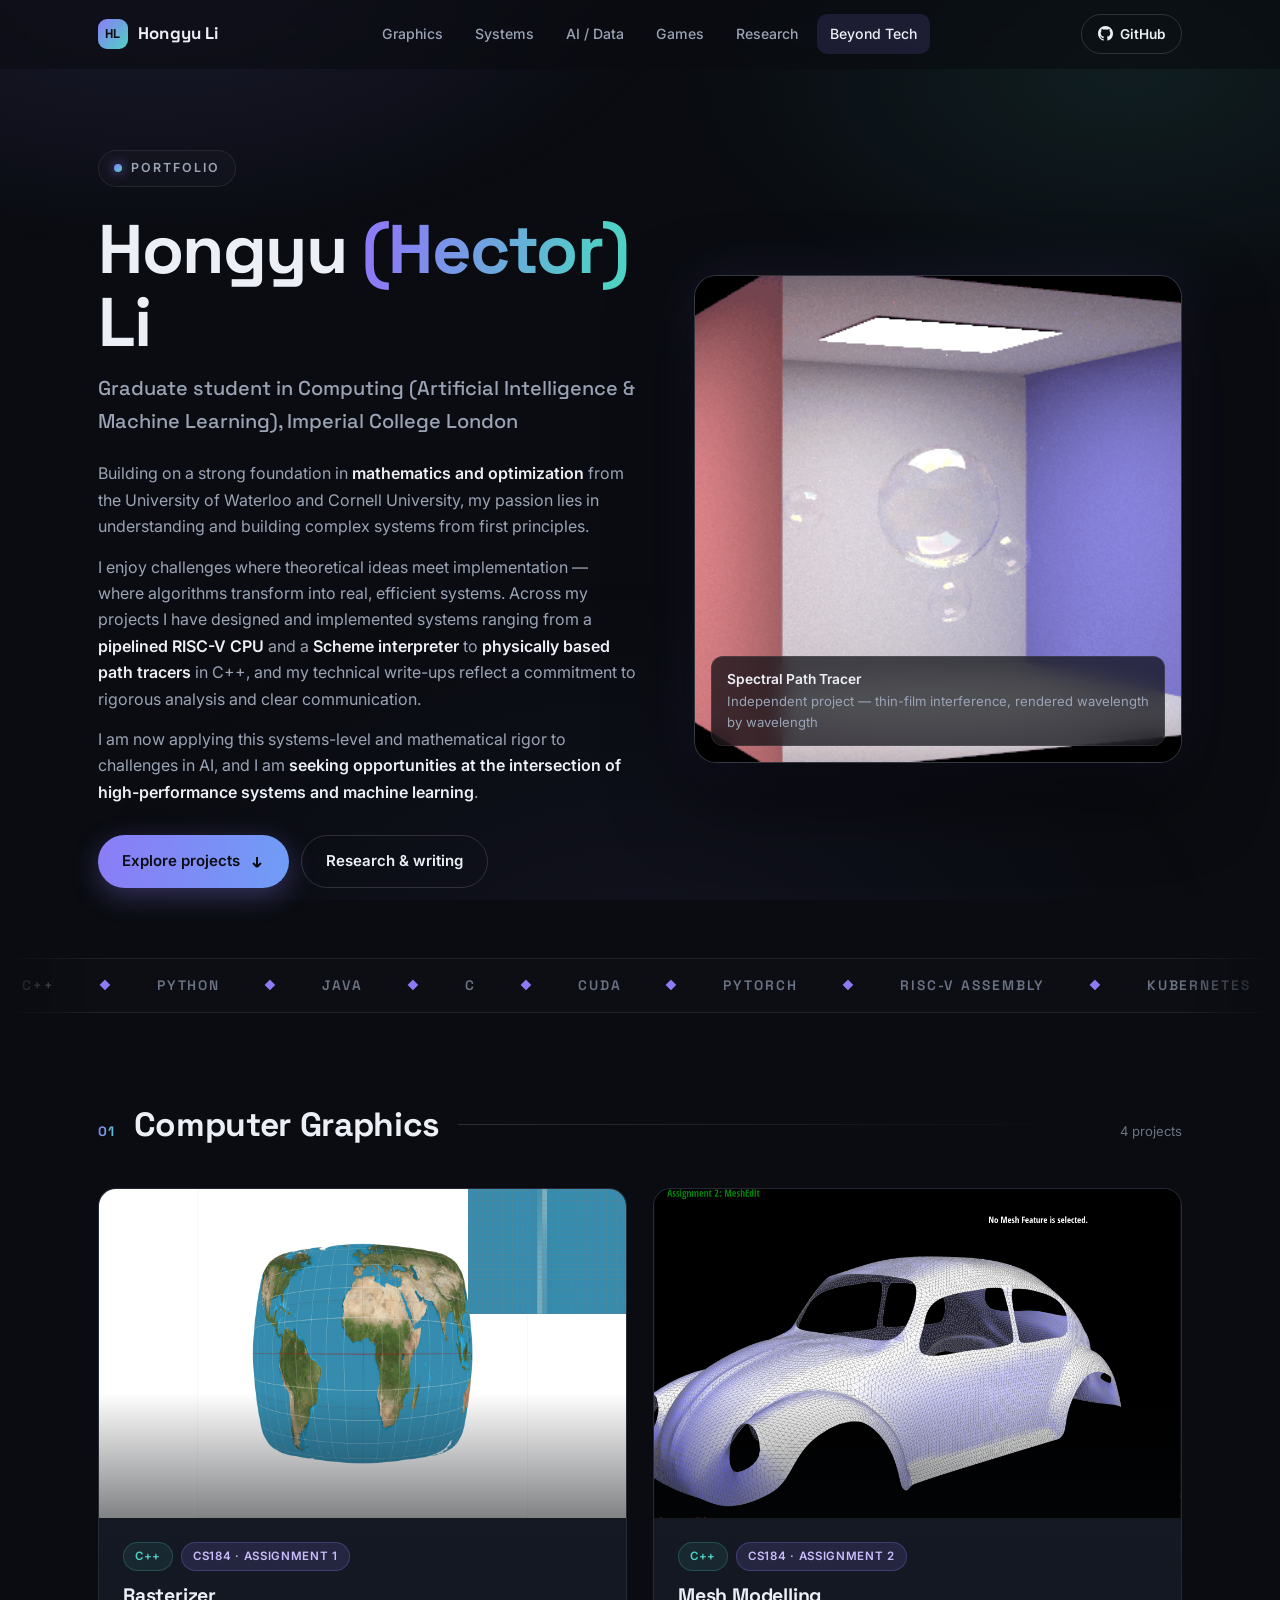
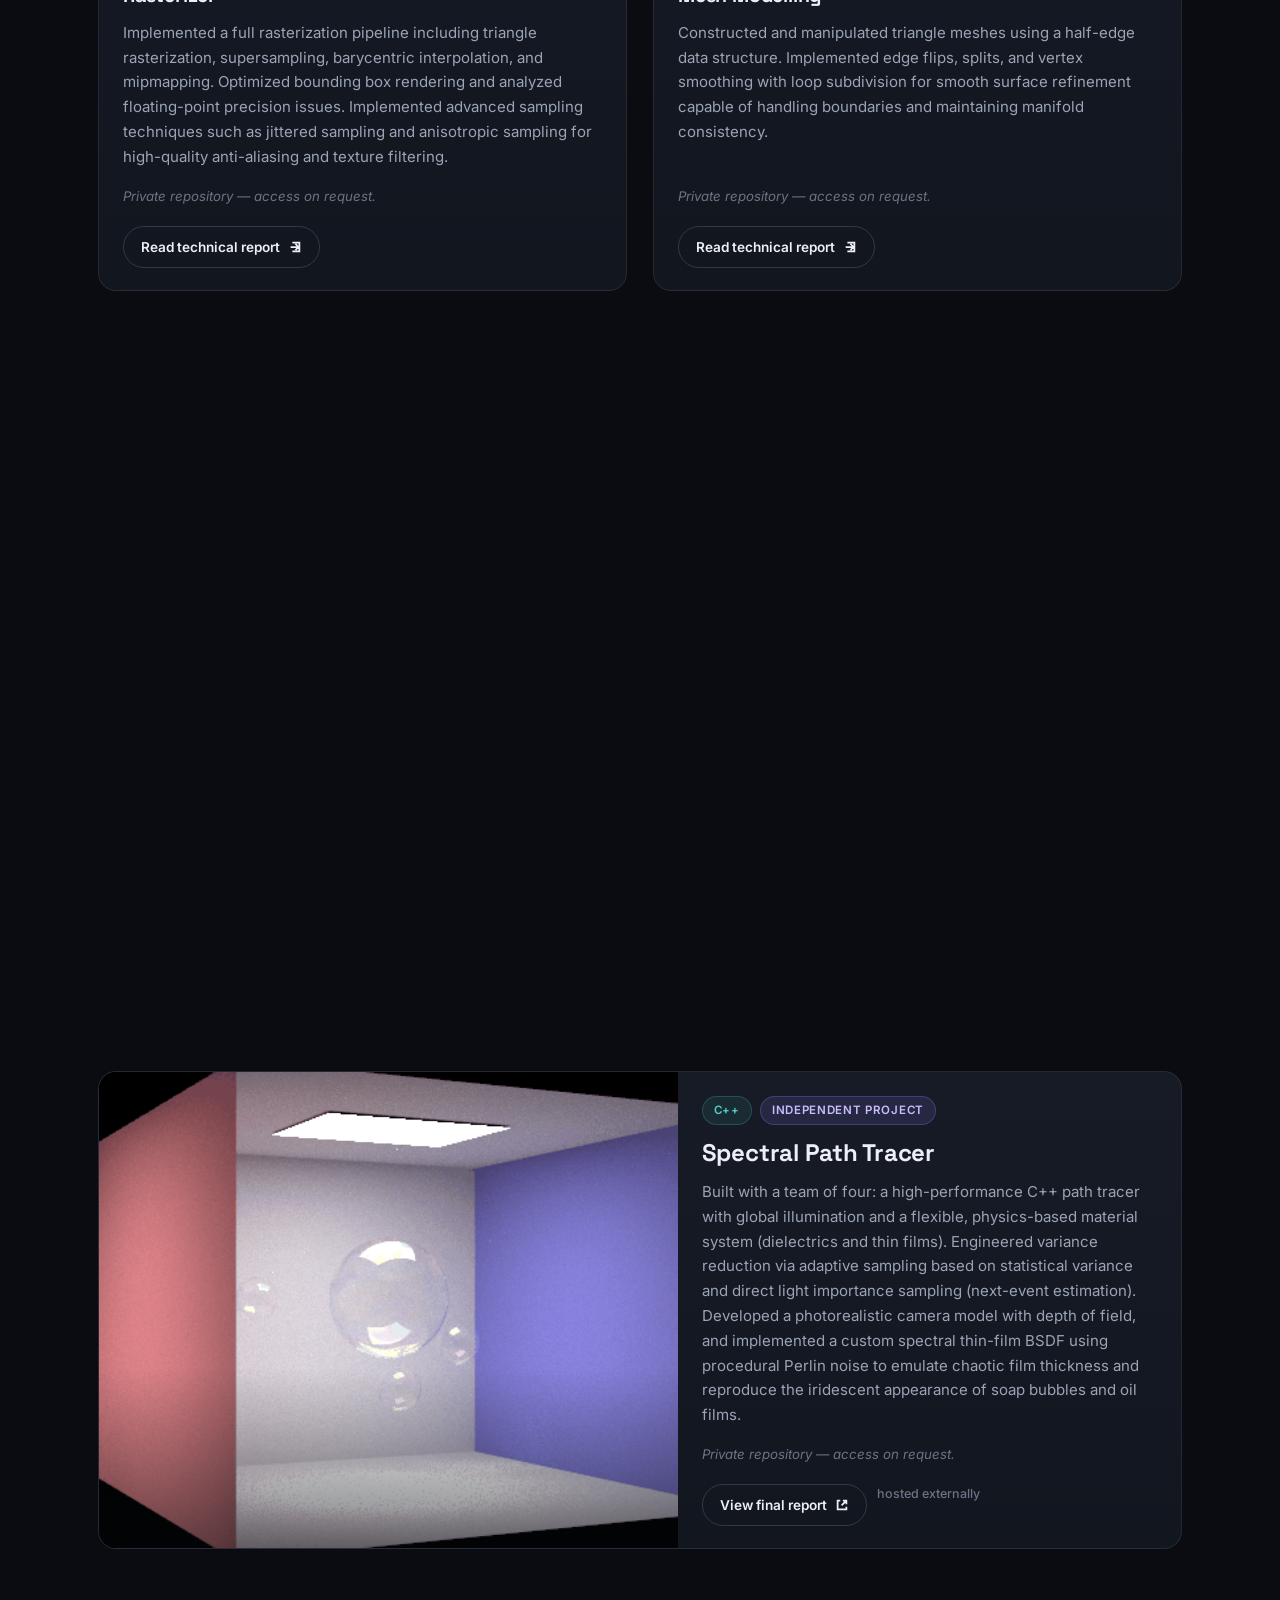
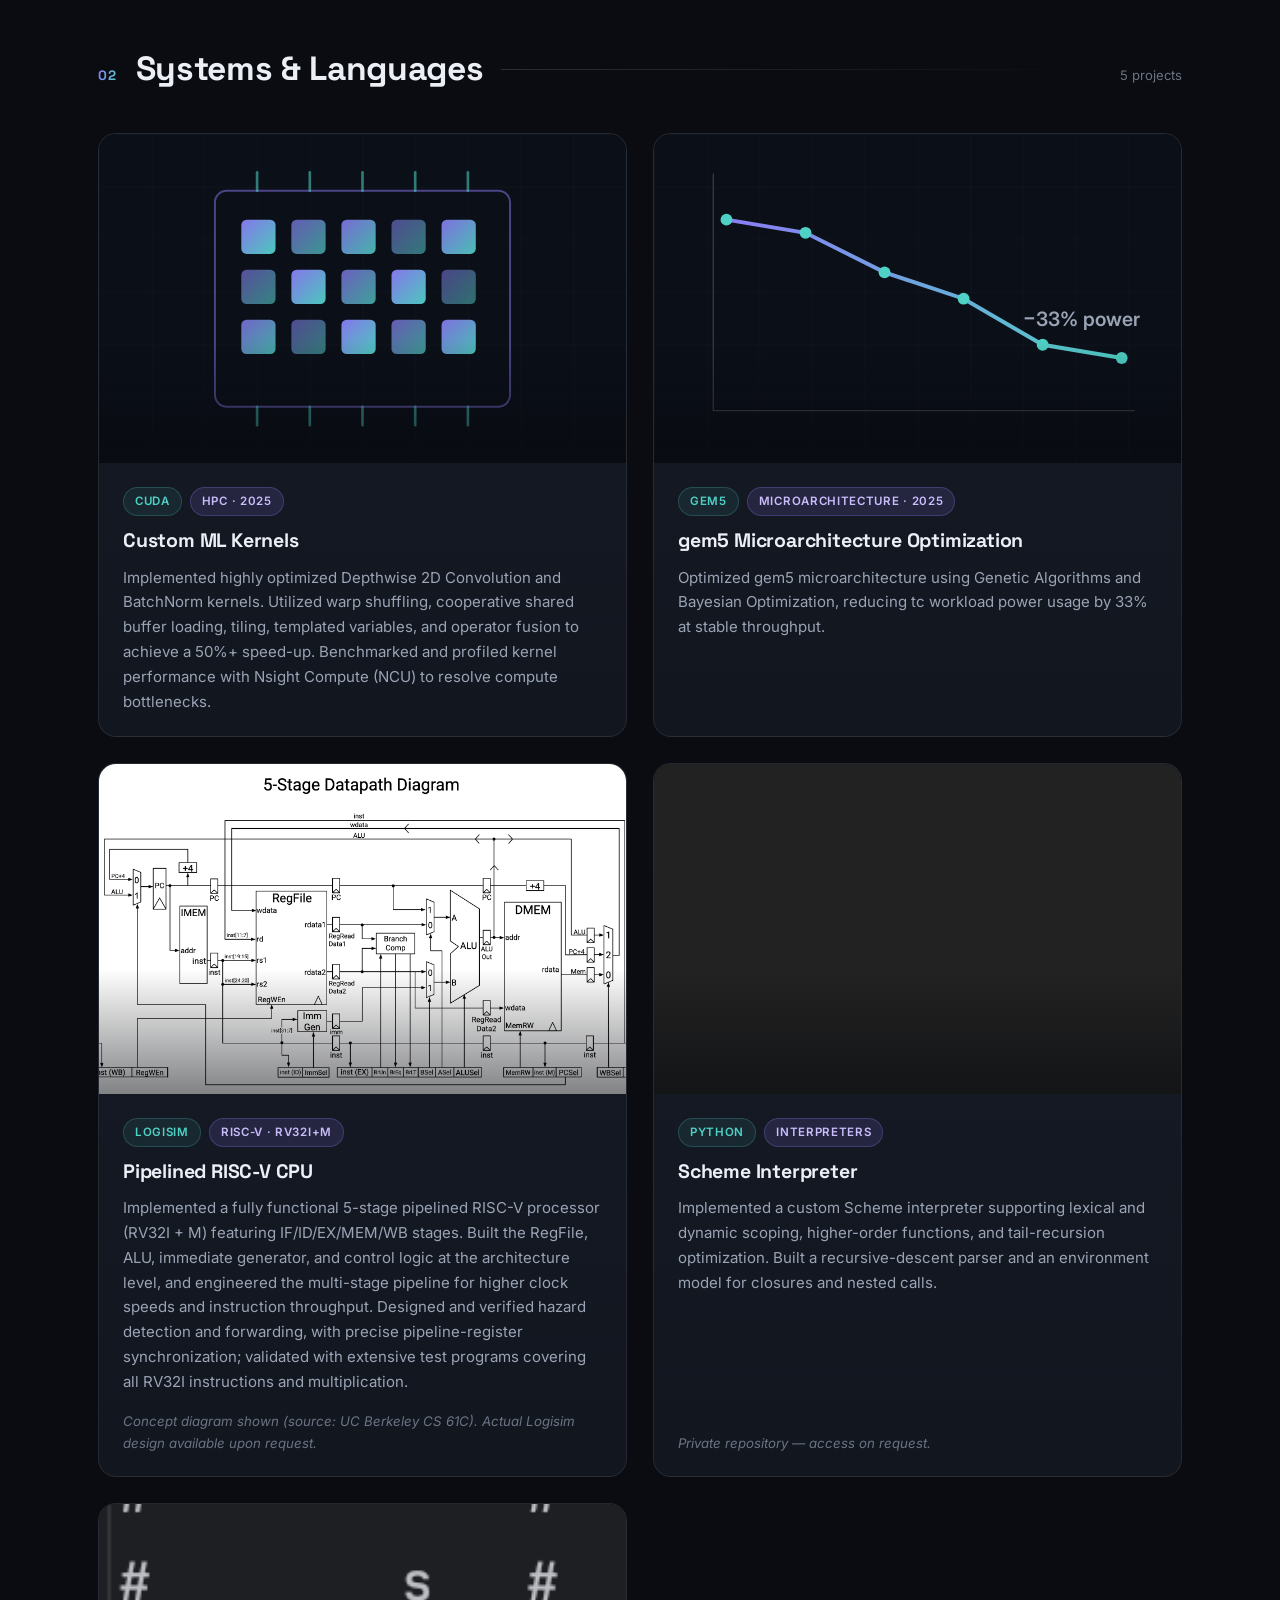
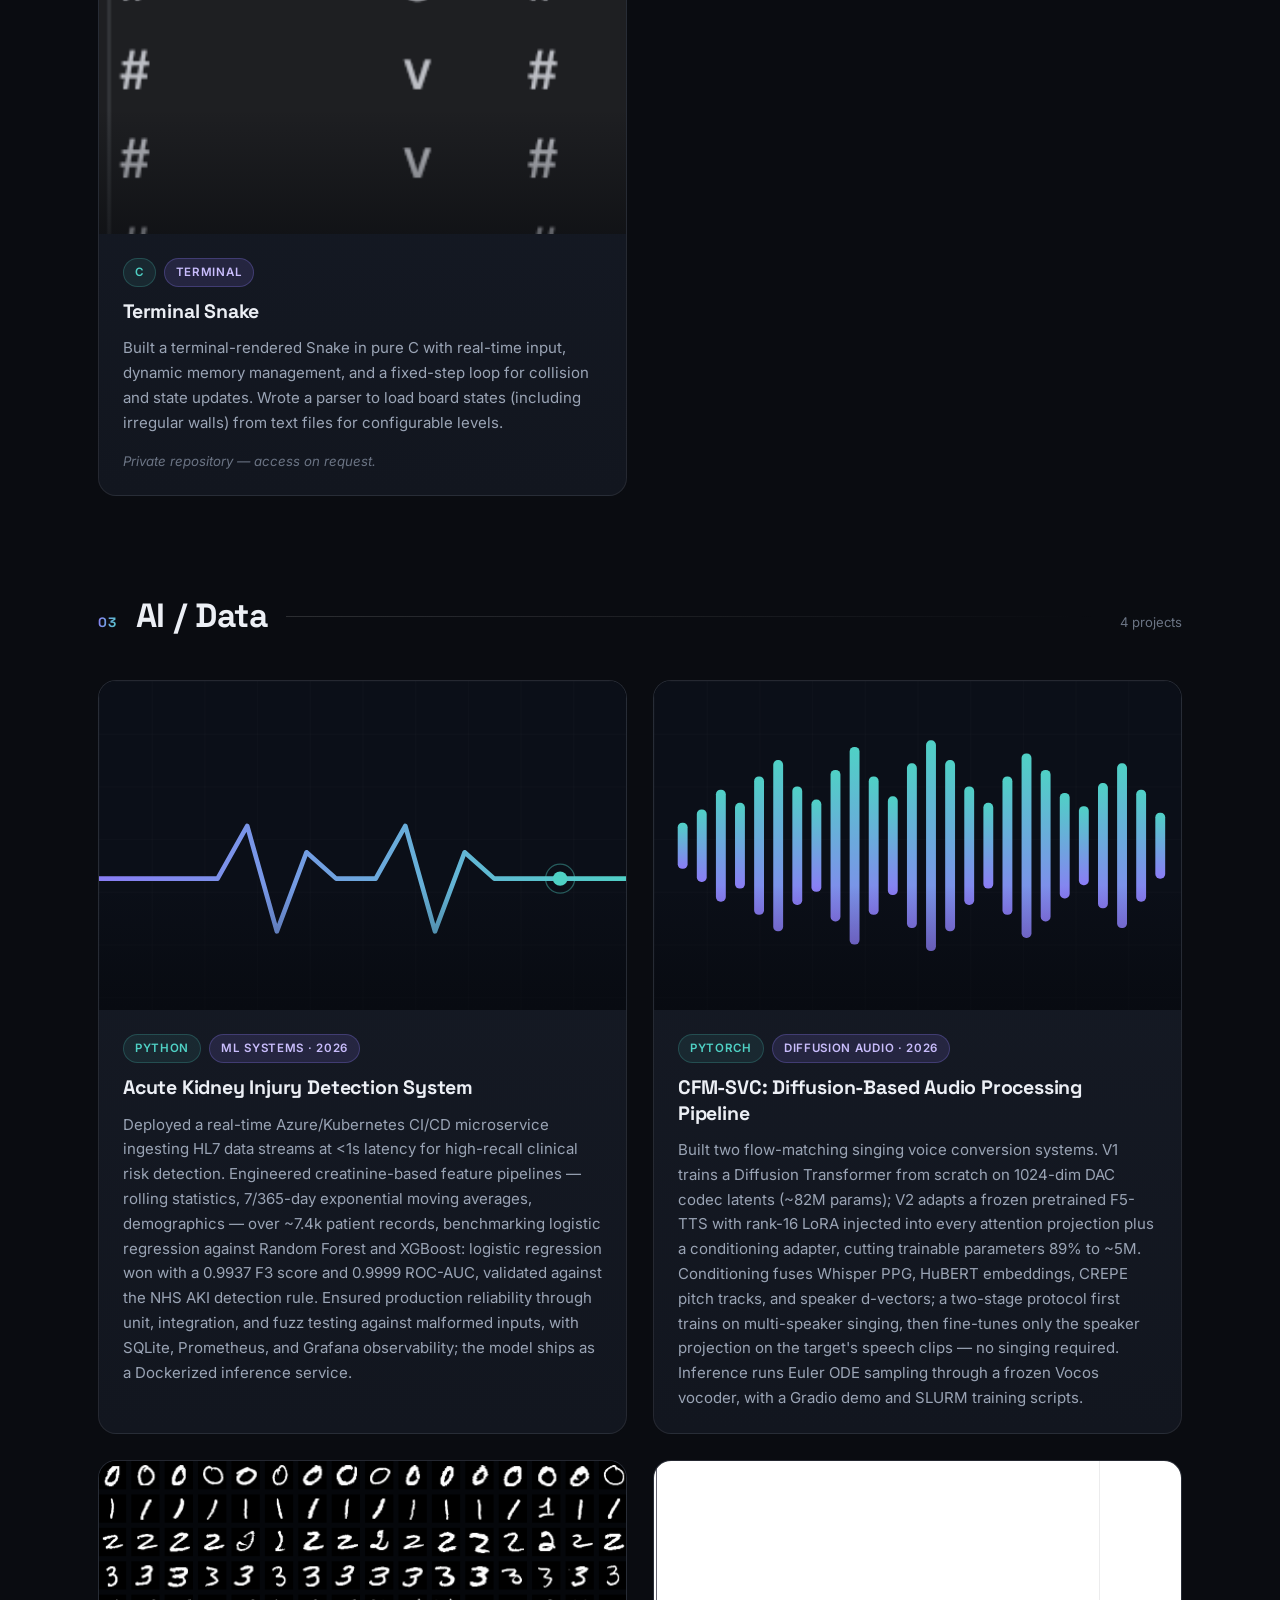
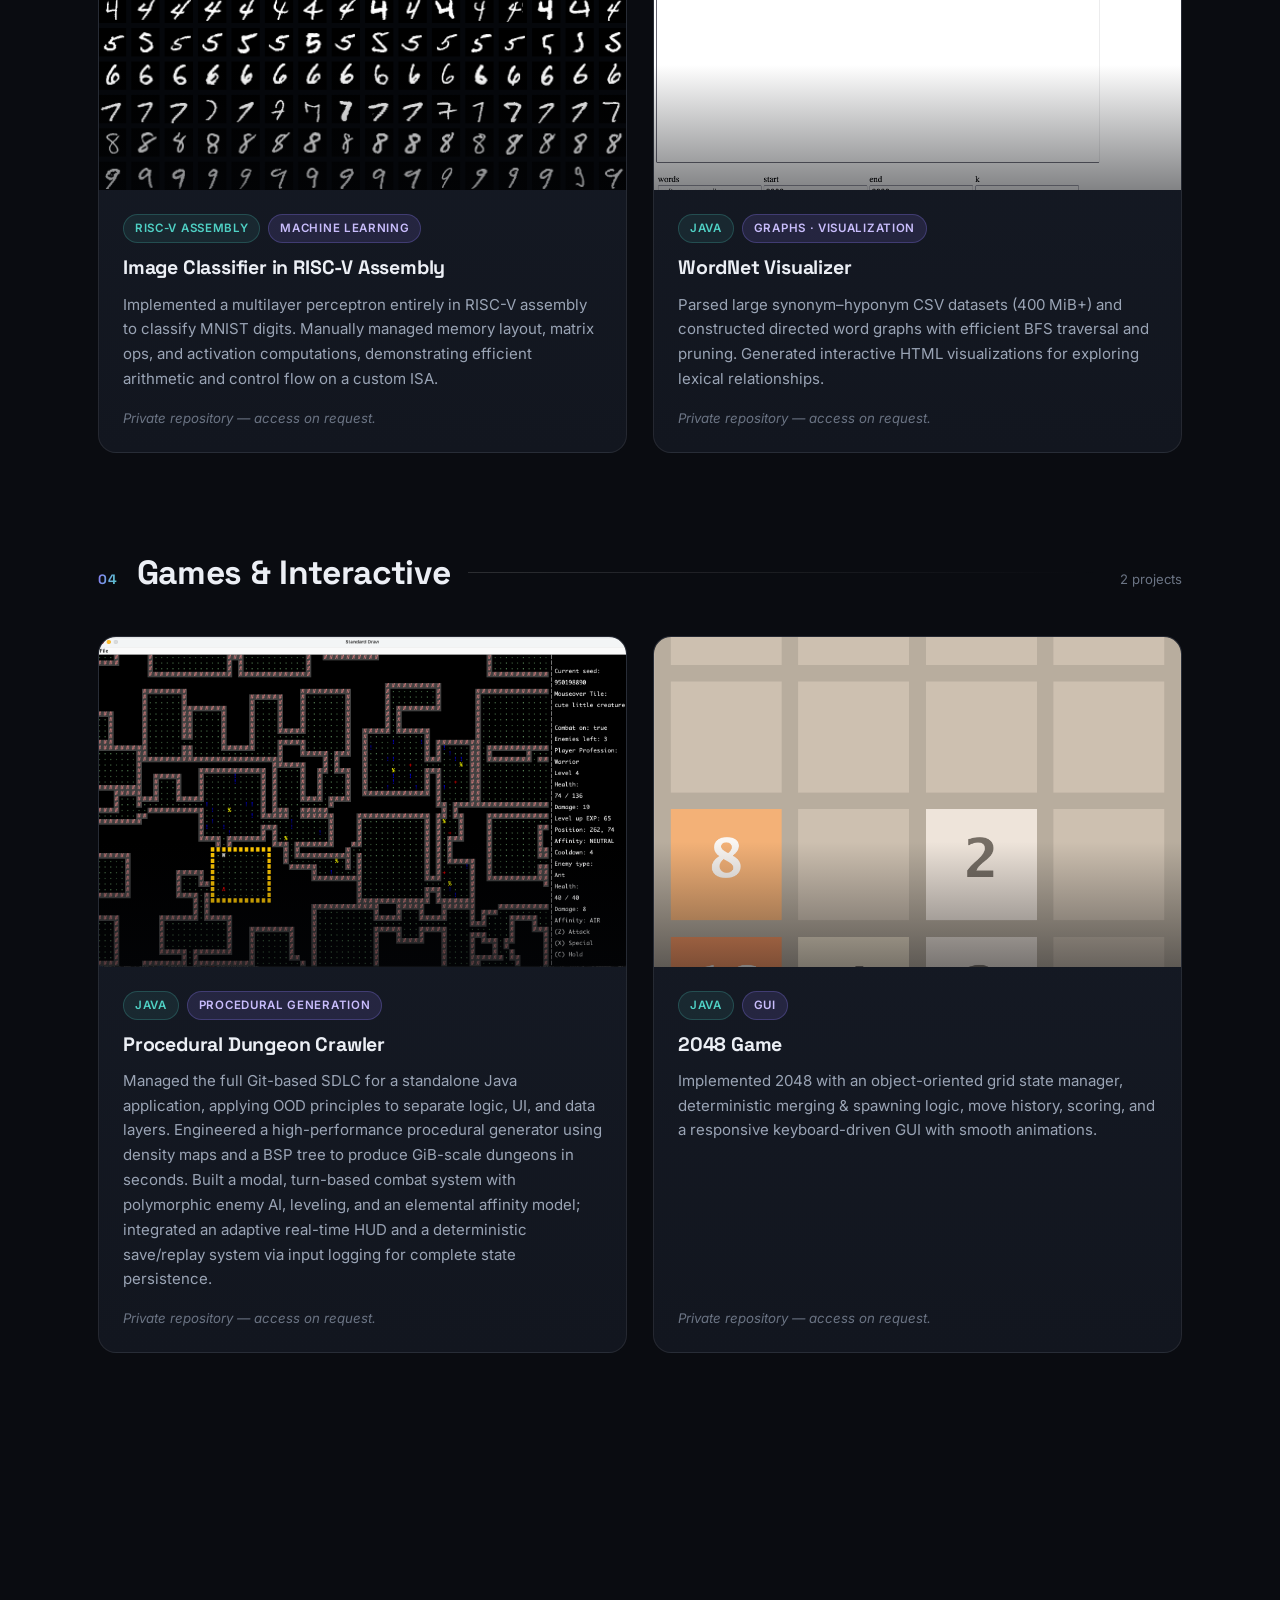
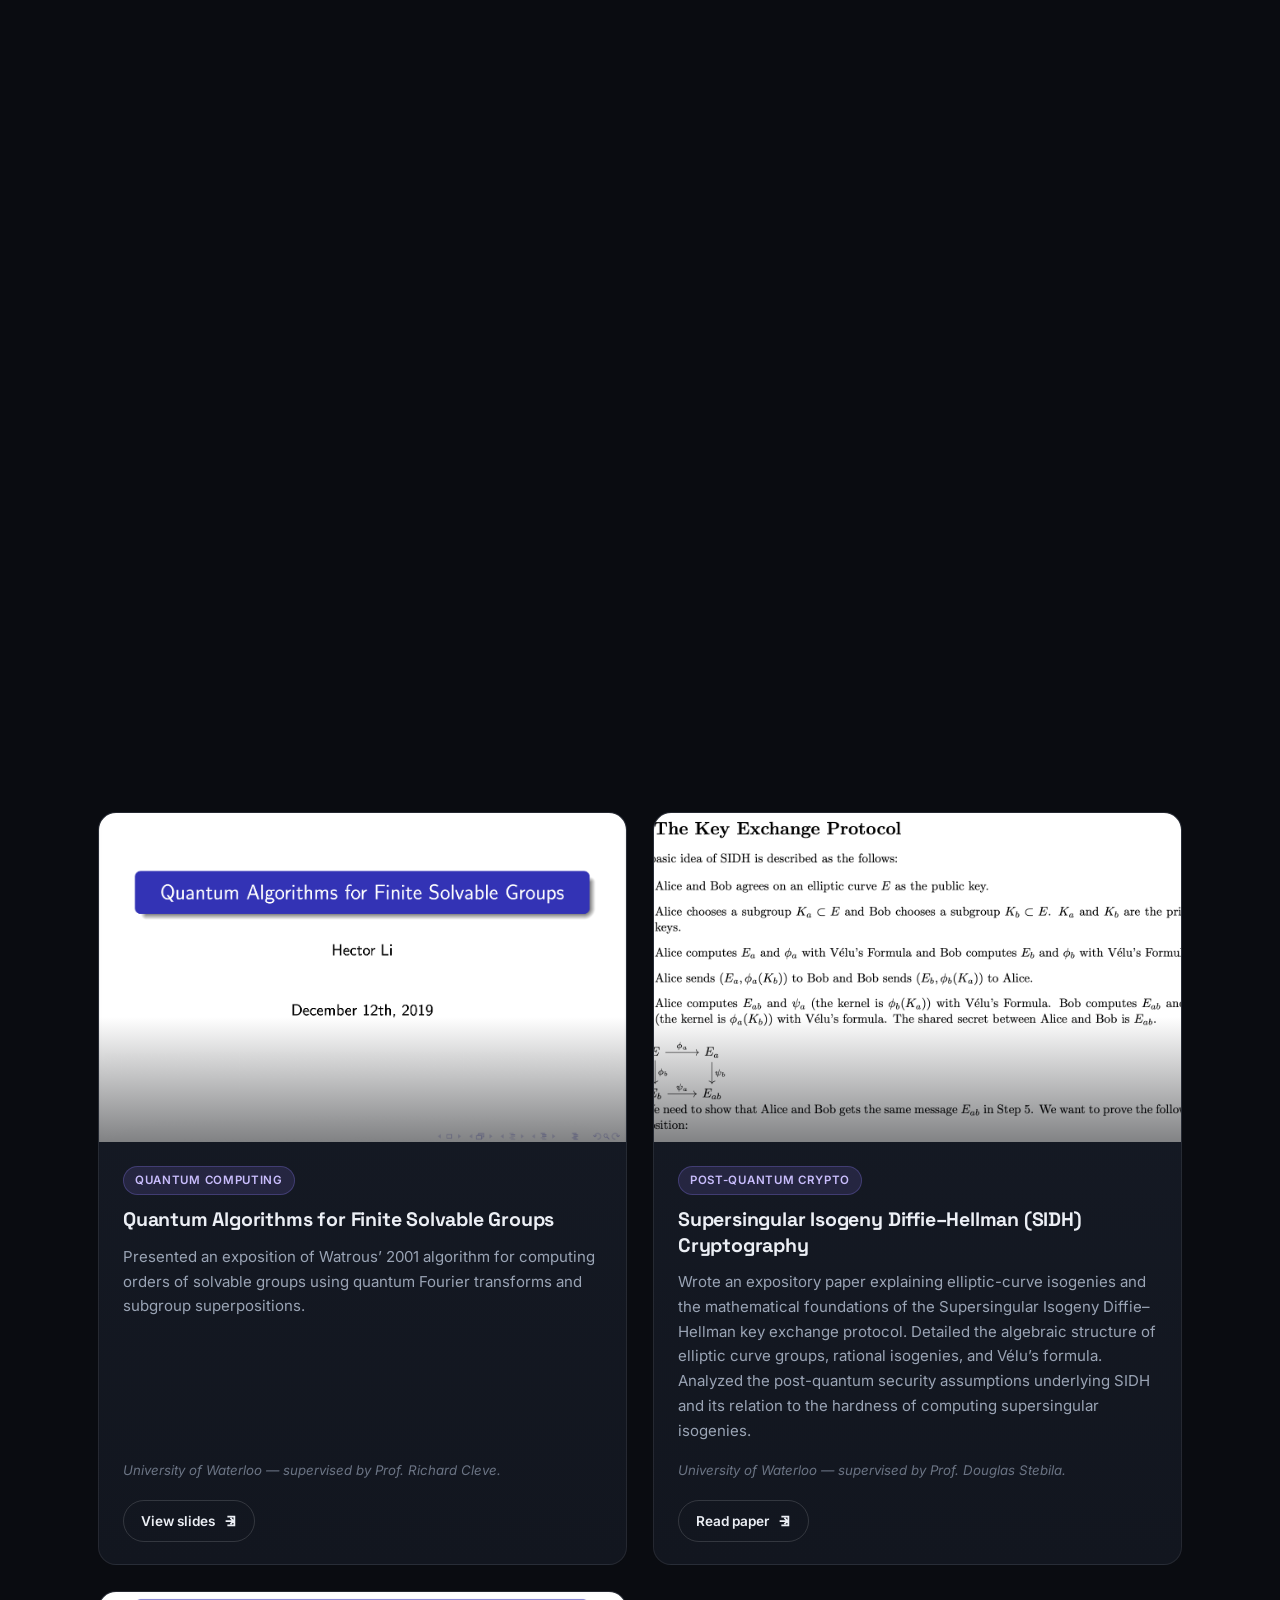
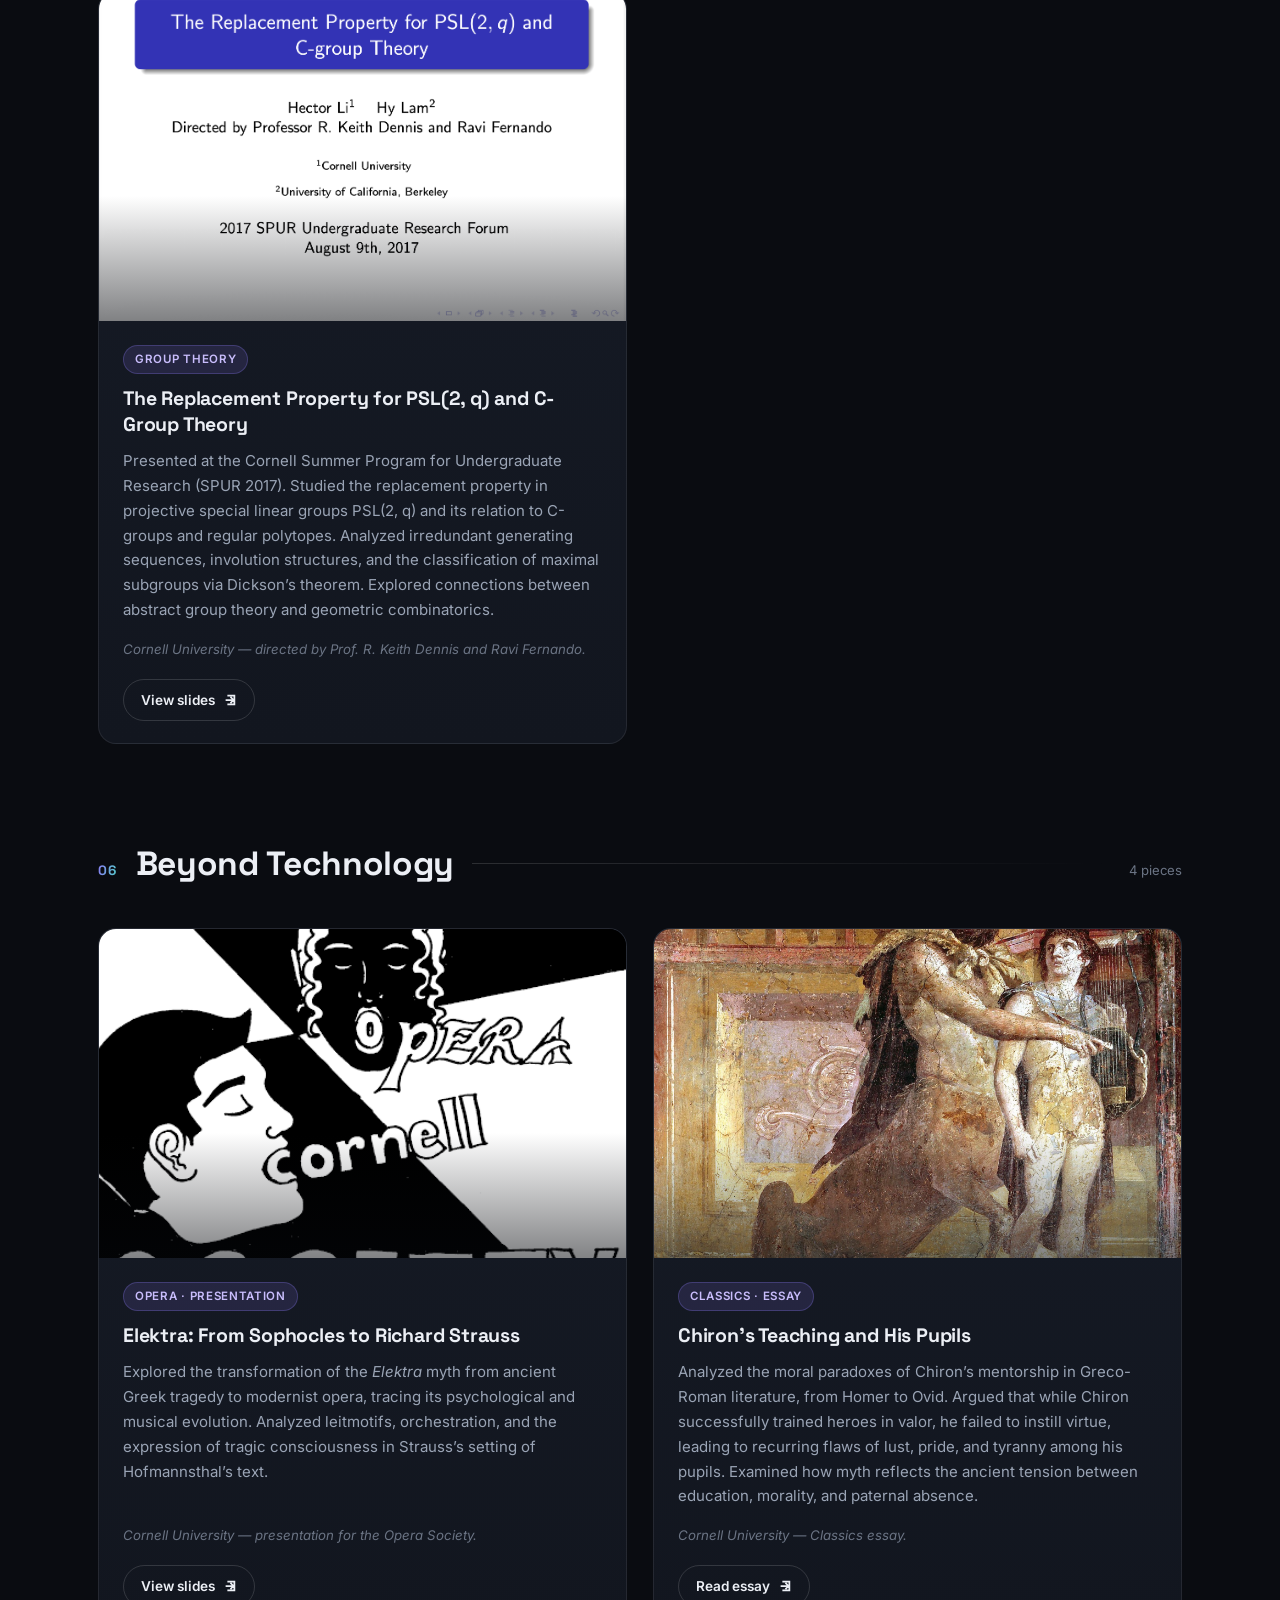
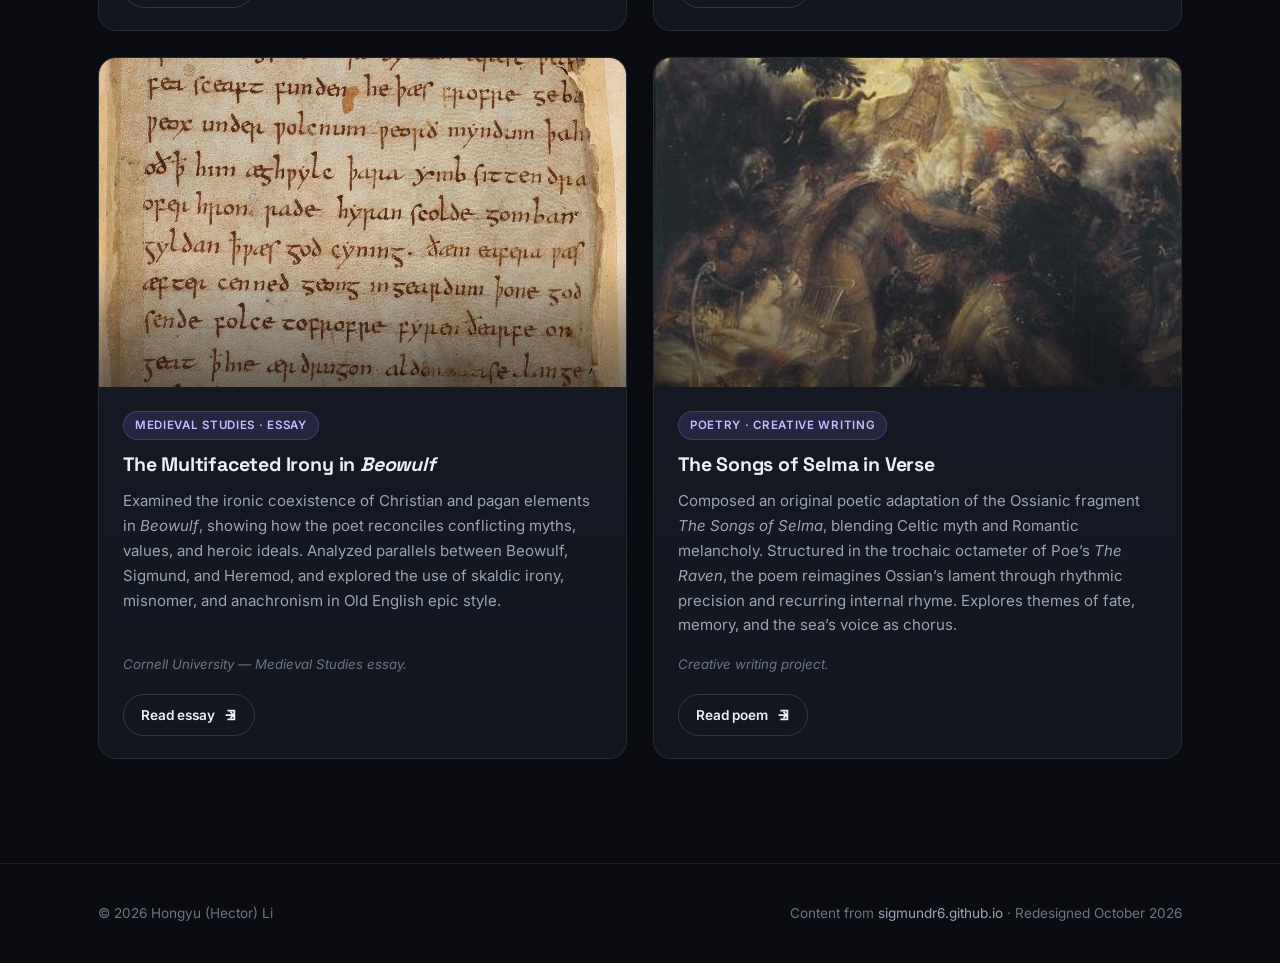
<file: index.html>
<!DOCTYPE html>
<html lang="en">
<head>
<meta charset="UTF-8">
<meta name="viewport" content="width=device-width, initial-scale=1.0">
<title>Hongyu (Hector) Li — Portfolio</title>
<meta name="description" content="Portfolio of Hongyu (Hector) Li — Computing (AI & ML) at Imperial College London. Systems, graphics, and machine learning projects.">
<link rel="preconnect" href="https://fonts.googleapis.com">
<link rel="preconnect" href="https://fonts.gstatic.com" crossorigin>
<link href="https://fonts.googleapis.com/css2?family=Inter:wght@400;500;600;700&family=Space+Grotesk:wght@500;600;700&display=swap" rel="stylesheet">
<style>
  :root{
    --bg:#0a0c11;
    --bg-soft:#0e1118;
    --card:#12161f;
    --card-2:#161b26;
    --border:rgba(255,255,255,.08);
    --border-strong:rgba(255,255,255,.14);
    --text:#eceff5;
    --muted:#9aa4b5;
    --faint:#6b7484;
    --accent:#8b7cf6;
    --accent-2:#4fd1c5;
    --accent-soft:rgba(139,124,246,.14);
    --radius:18px;
    --font-body:'Inter',system-ui,-apple-system,'Segoe UI',sans-serif;
    --font-display:'Space Grotesk','Inter',system-ui,sans-serif;
    --max:1140px;
  }
  *{margin:0;padding:0;box-sizing:border-box}
  html{scroll-behavior:smooth;scroll-padding-top:88px}
  body{
    font-family:var(--font-body);
    background:var(--bg);
    color:var(--text);
    line-height:1.65;
    -webkit-font-smoothing:antialiased;
    overflow-x:hidden;
  }
  body::before{
    content:"";position:fixed;inset:0;z-index:-2;pointer-events:none;
    background:
      radial-gradient(900px 480px at 12% -4%, rgba(139,124,246,.13), transparent 60%),
      radial-gradient(760px 420px at 88% 8%, rgba(79,209,197,.09), transparent 60%),
      radial-gradient(1000px 700px at 50% 110%, rgba(139,124,246,.06), transparent 60%);
  }
  ::selection{background:rgba(139,124,246,.35)}
  a{color:inherit}
  img{display:block;max-width:100%}

  /* ---------- progress bar ---------- */
  .progress{position:fixed;top:0;left:0;height:3px;width:0;z-index:200;
    background:linear-gradient(90deg,var(--accent),var(--accent-2));}

  /* ---------- nav ---------- */
  nav{position:fixed;top:0;left:0;right:0;z-index:100;
    backdrop-filter:blur(14px);-webkit-backdrop-filter:blur(14px);
    background:rgba(10,12,17,.62);border-bottom:1px solid transparent;
    transition:border-color .3s, background .3s;}
  nav.scrolled{border-bottom-color:var(--border);background:rgba(10,12,17,.85)}
  .nav-inner{max-width:var(--max);margin:0 auto;padding:0 28px;height:68px;
    display:flex;align-items:center;justify-content:space-between;gap:16px}
  .brand{font-family:var(--font-display);font-weight:700;font-size:1.05rem;
    letter-spacing:.01em;text-decoration:none;display:flex;align-items:center;gap:10px}
  .brand-mark{width:30px;height:30px;border-radius:9px;flex:none;
    background:linear-gradient(135deg,var(--accent),var(--accent-2));
    display:grid;place-items:center;font-size:.8rem;font-weight:700;color:#0a0c11}
  .nav-links{display:flex;gap:6px;align-items:center}
  .nav-links a{text-decoration:none;font-size:.88rem;font-weight:500;color:var(--muted);
    padding:8px 13px;border-radius:10px;transition:color .2s,background .2s;white-space:nowrap}
  .nav-links a:hover{color:var(--text);background:rgba(255,255,255,.05)}
  .nav-links a.active{color:var(--text);background:var(--accent-soft)}
  .nav-cta{font-size:.85rem;font-weight:600;text-decoration:none;
    border:1px solid var(--border-strong);padding:8px 16px;border-radius:999px;
    transition:border-color .2s,background .2s;display:inline-flex;align-items:center;gap:7px}
  .nav-cta:hover{border-color:var(--accent);background:var(--accent-soft)}
  .nav-cta svg{width:15px;height:15px}
  @media(max-width:860px){.nav-links{display:none}}

  /* ---------- hero ---------- */
  header{max-width:var(--max);margin:0 auto;padding:150px 28px 70px;
    display:grid;grid-template-columns:1.05fr .95fr;gap:56px;align-items:center}
  .eyebrow{display:inline-flex;align-items:center;gap:9px;font-size:.78rem;font-weight:600;
    letter-spacing:.16em;text-transform:uppercase;color:var(--muted);
    border:1px solid var(--border);border-radius:999px;padding:7px 15px;margin-bottom:26px;
    background:rgba(255,255,255,.02)}
  .eyebrow .dot{width:8px;height:8px;border-radius:50%;
    background:linear-gradient(135deg,var(--accent),var(--accent-2));
    box-shadow:0 0 12px rgba(139,124,246,.8)}
  h1{font-family:var(--font-display);font-weight:700;line-height:1.06;letter-spacing:-.02em;
    font-size:clamp(2.6rem,5.4vw,4.3rem);margin-bottom:14px}
  h1 .grad{background:linear-gradient(100deg,var(--accent) 10%,var(--accent-2) 90%);
    -webkit-background-clip:text;background-clip:text;color:transparent}
  .role{font-family:var(--font-display);font-size:clamp(1.02rem,2vw,1.25rem);
    color:var(--muted);font-weight:500;margin-bottom:22px}
  .bio{color:var(--muted);font-size:1.0rem;max-width:34rem}
  .bio p+p{margin-top:14px}
  .bio strong{color:var(--text);font-weight:600}
  .hero-actions{display:flex;gap:12px;margin-top:30px;flex-wrap:wrap}
  .btn{display:inline-flex;align-items:center;gap:9px;text-decoration:none;font-weight:600;
    font-size:.94rem;padding:13px 24px;border-radius:999px;transition:transform .18s,box-shadow .18s,background .2s}
  .btn-primary{background:linear-gradient(100deg,var(--accent),#6f9df6);color:#0b0d12;
    box-shadow:0 8px 28px rgba(139,124,246,.32)}
  .btn-primary:hover{transform:translateY(-2px);box-shadow:0 12px 34px rgba(139,124,246,.42)}
  .btn-ghost{border:1px solid var(--border-strong);color:var(--text)}
  .btn-ghost:hover{background:rgba(255,255,255,.05);transform:translateY(-2px)}
  .btn svg{width:16px;height:16px}
  .hero-visual{position:relative}
  .hero-frame{border-radius:22px;overflow:hidden;border:1px solid var(--border-strong);
    box-shadow:0 30px 80px rgba(0,0,0,.55),0 0 60px rgba(139,124,246,.12);
    position:relative;background:var(--card)}
  .hero-frame img{width:100%;aspect-ratio:1/1;object-fit:cover}
  .hero-caption{position:absolute;left:16px;bottom:16px;right:16px;
    background:rgba(10,12,17,.72);backdrop-filter:blur(10px);
    border:1px solid var(--border);border-radius:12px;padding:11px 15px;font-size:.82rem;color:var(--muted)}
  .hero-caption strong{color:var(--text);font-weight:600;display:block;font-size:.86rem}
  .hero-visual::before{content:"";position:absolute;inset:-24px;z-index:-1;border-radius:30px;
    background:radial-gradient(closest-side,rgba(139,124,246,.22),transparent 70%);filter:blur(10px)}
  @media(max-width:960px){header{grid-template-columns:1fr;padding-top:120px}.hero-visual{max-width:520px}}

  /* ---------- tech strip ---------- */
  .strip{border-top:1px solid var(--border);border-bottom:1px solid var(--border);
    background:rgba(255,255,255,.012);overflow:hidden;white-space:nowrap;
    -webkit-mask-image:linear-gradient(90deg,transparent,#000 8%,#000 92%,transparent);
    mask-image:linear-gradient(90deg,transparent,#000 8%,#000 92%,transparent)}
  .strip-track{display:inline-flex;gap:44px;padding:15px 22px;animation:scroll 30s linear infinite;
    font-family:var(--font-display);font-size:.86rem;font-weight:600;letter-spacing:.14em;
    text-transform:uppercase;color:var(--faint)}
  .strip-track span{display:inline-flex;align-items:center;gap:44px}
  .strip-track i{font-style:normal;color:var(--accent);font-size:.7rem}
  @keyframes scroll{to{transform:translateX(-50%)}}
  @media(prefers-reduced-motion:reduce){.strip-track{animation:none}}

  /* ---------- sections ---------- */
  main{max-width:var(--max);margin:0 auto;padding:0 28px}
  section{padding:84px 0 8px}
  .sec-head{display:flex;align-items:baseline;gap:18px;margin-bottom:36px}
  .sec-num{font-family:var(--font-display);font-size:.85rem;font-weight:700;letter-spacing:.1em;
    background:linear-gradient(100deg,var(--accent),var(--accent-2));
    -webkit-background-clip:text;background-clip:text;color:transparent;white-space:nowrap}
  .sec-head h2{font-family:var(--font-display);font-size:clamp(1.5rem,3vw,2.1rem);
    font-weight:700;letter-spacing:-.01em;white-space:nowrap}
  .sec-rule{flex:1;height:1px;background:linear-gradient(90deg,var(--border-strong),transparent);align-self:center}
  .sec-count{font-size:.82rem;color:var(--faint);white-space:nowrap}

  /* ---------- cards ---------- */
  .grid{display:grid;grid-template-columns:repeat(2,1fr);gap:26px}
  @media(max-width:860px){.grid{grid-template-columns:1fr}}
  .card{background:linear-gradient(180deg,var(--card-2),var(--card));
    border:1px solid var(--border);border-radius:var(--radius);overflow:hidden;
    display:flex;flex-direction:column;
    transition:transform .25s ease,border-color .25s ease,box-shadow .25s ease}
  .card:hover{transform:translateY(-5px);border-color:var(--border-strong);
    box-shadow:0 24px 60px rgba(0,0,0,.45)}
  .card.featured{grid-column:1/-1;display:grid;grid-template-columns:1.15fr 1fr}
  @media(max-width:860px){.card.featured{grid-template-columns:1fr}}
  .thumb{position:relative;overflow:hidden;background:#05070b;flex:none}
  .thumb img{width:100%;height:100%;object-fit:cover;aspect-ratio:16/10;
    transition:transform .5s ease;filter:saturate(1.02)}
  .card.featured .thumb img{aspect-ratio:auto;min-height:100%}
  .card:hover .thumb img{transform:scale(1.045)}
  .thumb::after{content:"";position:absolute;inset:0;pointer-events:none;
    background:linear-gradient(180deg,transparent 62%,rgba(5,7,11,.5))}
  .thumb svg.ph{width:100%;aspect-ratio:16/10;display:block}
  .card-body{padding:24px 24px 22px;display:flex;flex-direction:column;gap:12px;flex:1}
  .tags{display:flex;flex-wrap:wrap;gap:8px}
  .tag{font-size:.72rem;font-weight:600;letter-spacing:.06em;text-transform:uppercase;
    color:var(--accent-2);background:rgba(79,209,197,.09);
    border:1px solid rgba(79,209,197,.22);padding:4px 11px;border-radius:999px}
  .tag.alt{color:#c9bdfc;background:var(--accent-soft);border-color:rgba(139,124,246,.28)}
  .card h3{font-family:var(--font-display);font-size:1.22rem;font-weight:700;
    letter-spacing:-.01em;line-height:1.3}
  .card.featured h3{font-size:1.5rem}
  .card p.desc{color:var(--muted);font-size:.94rem}
  .card p.note{font-size:.83rem;color:var(--faint);font-style:italic;margin-top:auto;padding-top:4px}
  .links{display:flex;flex-wrap:wrap;gap:10px;margin-top:6px}
  .link-btn{display:inline-flex;align-items:center;gap:8px;text-decoration:none;
    font-size:.85rem;font-weight:600;color:var(--text);
    border:1px solid var(--border-strong);border-radius:999px;padding:9px 17px;
    transition:background .2s,border-color .2s,transform .18s}
  .link-btn:hover{background:var(--accent-soft);border-color:var(--accent);transform:translateY(-1px)}
  .link-btn svg{width:14px;height:14px}
  .ext{font-size:.78rem;color:var(--faint);font-weight:500}

  /* ---------- reveal ---------- */
  .reveal{opacity:0;transform:translateY(26px);transition:opacity .7s ease,transform .7s ease}
  .reveal.in{opacity:1;transform:none}
  @media(prefers-reduced-motion:reduce){.reveal{opacity:1;transform:none;transition:none}html{scroll-behavior:auto}}

  /* ---------- footer ---------- */
  footer{border-top:1px solid var(--border);margin-top:96px}
  .foot-inner{max-width:var(--max);margin:0 auto;padding:38px 28px;display:flex;
    justify-content:space-between;align-items:center;gap:16px;flex-wrap:wrap;
    color:var(--faint);font-size:.85rem}
  .foot-inner a{color:var(--muted);text-decoration:none}
  .foot-inner a:hover{color:var(--text)}
</style>
</head>
<body>
<div class="progress" id="progress"></div>

<nav id="nav">
  <div class="nav-inner">
    <a class="brand" href="#top"><span class="brand-mark">HL</span>Hongyu&nbsp;Li</a>
    <div class="nav-links" id="navLinks">
      <a href="#graphics">Graphics</a>
      <a href="#systems">Systems</a>
      <a href="#ai">AI&nbsp;/&nbsp;Data</a>
      <a href="#games">Games</a>
      <a href="#research">Research</a>
      <a href="#beyond">Beyond&nbsp;Tech</a>
    </div>
    <a class="nav-cta" href="https://github.com/sigmundr6" target="_blank" rel="noopener">
      <svg viewBox="0 0 16 16" fill="currentColor"><path d="M8 0C3.58 0 0 3.58 0 8c0 3.54 2.29 6.53 5.47 7.59.4.07.55-.17.55-.38 0-.19-.01-.82-.01-1.49-2.01.37-2.53-.49-2.69-.94-.09-.23-.48-.94-.82-1.13-.28-.15-.68-.52-.01-.53.63-.01 1.08.58 1.23.82.72 1.21 1.87.87 2.33.66.07-.52.28-.87.51-1.07-1.78-.2-3.64-.89-3.64-3.95 0-.87.31-1.59.82-2.15-.08-.2-.36-1.02.08-2.12 0 0 .67-.21 2.2.82.64-.18 1.32-.27 2-.27s1.36.09 2 .27c1.53-1.04 2.2-.82 2.2-.82.44 1.1.16 1.92.08 2.12.51.56.82 1.27.82 2.15 0 3.07-1.87 3.75-3.65 3.95.29.25.54.73.54 1.48 0 1.07-.01 1.93-.01 2.2 0 .21.15.46.55.38A8.01 8.01 0 0 0 16 8c0-4.42-3.58-8-8-8Z"/></svg>
      GitHub
    </a>
  </div>
</nav>

<header id="top">
  <div>
    <span class="eyebrow"><span class="dot"></span>Portfolio</span>
    <h1>Hongyu <span class="grad">(Hector)</span> Li</h1>
    <p class="role">Graduate student in Computing (Artificial Intelligence &amp; Machine Learning), Imperial College London</p>
    <div class="bio">
      <p>Building on a strong foundation in <strong>mathematics and optimization</strong> from the University of Waterloo and Cornell University, my passion lies in understanding and building complex systems from first principles.</p>
      <p>I enjoy challenges where theoretical ideas meet implementation — where algorithms transform into real, efficient systems. Across my projects I have designed and implemented systems ranging from a <strong>pipelined RISC-V CPU</strong> and a <strong>Scheme interpreter</strong> to <strong>physically based path tracers</strong> in C++, and my technical write-ups reflect a commitment to rigorous analysis and clear communication.</p>
      <p>I am now applying this systems-level and mathematical rigor to challenges in AI, and I am <strong>seeking opportunities at the intersection of high-performance systems and machine learning</strong>.</p>
    </div>
    <div class="hero-actions">
      <a class="btn btn-primary" href="#graphics">Explore projects
        <svg viewBox="0 0 16 16" fill="none" stroke="currentColor" stroke-width="2"><path d="M8 3v10m0 0l-4-4m4 4l4-4"/></svg>
      </a>
      <a class="btn btn-ghost" href="#research">Research &amp; writing</a>
    </div>
  </div>
  <div class="hero-visual">
    <div class="hero-frame">
      <img src="https://sigmundr6.github.io/images/bubble.gif" alt="Spectral path tracer rendering of a soap bubble showing thin-film interference">
      <div class="hero-caption"><strong>Spectral Path Tracer</strong>Independent project — thin-film interference, rendered wavelength by wavelength</div>
    </div>
  </div>
</header>

<div class="strip" aria-hidden="true">
  <div class="strip-track" id="stripTrack">
    <span>C++ <i>◆</i> Python <i>◆</i> Java <i>◆</i> C <i>◆</i> CUDA <i>◆</i> PyTorch <i>◆</i> RISC-V Assembly <i>◆</i> Kubernetes <i>◆</i> Docker <i>◆</i> SQL <i>◆</i> Logisim <i>◆</i> Scheme <i>◆</i> Mathematica <i>◆</i>&nbsp;</span>
  </div>
</div>

<main>
  <!-- ============ 01 GRAPHICS ============ -->
  <section id="graphics">
    <div class="sec-head reveal">
      <span class="sec-num">01</span><h2>Computer Graphics</h2><span class="sec-rule"></span><span class="sec-count">4 projects</span>
    </div>
    <div class="grid">
      <article class="card reveal">
        <div class="thumb"><img src="https://sigmundr6.github.io/images/rasterizer.png" alt="Rasterizer rendering" loading="lazy"></div>
        <div class="card-body">
          <div class="tags"><span class="tag">C++</span><span class="tag alt">CS184 · Assignment 1</span></div>
          <h3>Rasterizer</h3>
          <p class="desc">Implemented a full rasterization pipeline including triangle rasterization, supersampling, barycentric interpolation, and mipmapping. Optimized bounding box rendering and analyzed floating-point precision issues. Implemented advanced sampling techniques such as jittered sampling and anisotropic sampling for high-quality anti-aliasing and texture filtering.</p>
          <p class="note">Private repository — access on request.</p>
          <div class="links">
            <a class="link-btn" href="https://sigmundr6.github.io/CS_184_Assignment_1.pdf" target="_blank" rel="noopener">Read technical report
              <svg viewBox="0 0 16 16" fill="none" stroke="currentColor" stroke-width="2"><path d="M3 8h9m0 0L8.5 4.5M12 8l-3.5 3.5M5 3h8v10H5"/></svg></a>
          </div>
        </div>
      </article>
      <article class="card reveal">
        <div class="thumb"><img src="https://sigmundr6.github.io/images/meshmodel.png" alt="Mesh modelling with loop subdivision" loading="lazy"></div>
        <div class="card-body">
          <div class="tags"><span class="tag">C++</span><span class="tag alt">CS184 · Assignment 2</span></div>
          <h3>Mesh Modelling</h3>
          <p class="desc">Constructed and manipulated triangle meshes using a half-edge data structure. Implemented edge flips, splits, and vertex smoothing with loop subdivision for smooth surface refinement capable of handling boundaries and maintaining manifold consistency.</p>
          <p class="note">Private repository — access on request.</p>
          <div class="links">
            <a class="link-btn" href="https://sigmundr6.github.io/CS_184_Assignment_2.pdf" target="_blank" rel="noopener">Read technical report
              <svg viewBox="0 0 16 16" fill="none" stroke="currentColor" stroke-width="2"><path d="M3 8h9m0 0L8.5 4.5M12 8l-3.5 3.5M5 3h8v10H5"/></svg></a>
          </div>
        </div>
      </article>
      <article class="card reveal">
        <div class="thumb"><img src="https://sigmundr6.github.io/images/pathtracer_basic.png" alt="Basic path tracer rendering with global illumination" loading="lazy"></div>
        <div class="card-body">
          <div class="tags"><span class="tag">C++</span><span class="tag alt">CS184 · Assignment 3</span></div>
          <h3>Basic Path Tracer</h3>
          <p class="desc">Implemented a physically based Monte Carlo path tracer as the baseline rendering engine, supporting soft shadows, global illumination, and diffuse and microfacet BSDFs. Integrated a bounding volume hierarchy (BVH) for efficient ray–scene intersection and applied multiple importance sampling to improve convergence and noise reduction in complex lighting environments.</p>
          <p class="note">Private repository — access on request.</p>
          <div class="links">
            <a class="link-btn" href="https://sigmundr6.github.io/CS_184_Assignment_3.pdf" target="_blank" rel="noopener">Read technical report
              <svg viewBox="0 0 16 16" fill="none" stroke="currentColor" stroke-width="2"><path d="M3 8h9m0 0L8.5 4.5M12 8l-3.5 3.5M5 3h8v10H5"/></svg></a>
          </div>
        </div>
      </article>
      <article class="card featured reveal">
        <div class="thumb"><img src="https://sigmundr6.github.io/images/bubble.gif" alt="Spectral path tracer rendering of iridescent soap bubbles" loading="lazy"></div>
        <div class="card-body">
          <div class="tags"><span class="tag">C++</span><span class="tag alt">Independent project</span></div>
          <h3>Spectral Path Tracer</h3>
          <p class="desc">Built with a team of four: a high-performance C++ path tracer with global illumination and a flexible, physics-based material system (dielectrics and thin films). Engineered variance reduction via adaptive sampling based on statistical variance and direct light importance sampling (next-event estimation). Developed a photorealistic camera model with depth of field, and implemented a custom spectral thin-film BSDF using procedural Perlin noise to emulate chaotic film thickness and reproduce the iridescent appearance of soap bubbles and oil films.</p>
          <p class="note">Private repository — access on request.</p>
          <div class="links">
            <a class="link-btn" href="https://andvvo.github.io/" target="_blank" rel="noopener">View final report
              <svg viewBox="0 0 16 16" fill="none" stroke="currentColor" stroke-width="2"><path d="M6 3H3v10h10v-3M9 3h4v4M13 3L7.5 8.5"/></svg></a>
            <span class="ext">hosted externally</span>
          </div>
        </div>
      </article>
    </div>
  </section>

  <!-- ============ 02 SYSTEMS ============ -->
  <section id="systems">
    <div class="sec-head reveal">
      <span class="sec-num">02</span><h2>Systems &amp; Languages</h2><span class="sec-rule"></span><span class="sec-count">5 projects</span>
    </div>
    <div class="grid">
      <article class="card reveal">
        <div class="thumb"><svg class="ph" viewBox="0 0 800 500" role="img" aria-label="Abstract visualization for custom CUDA machine learning kernels">
          <defs>
            <linearGradient id="g-cuda" x1="0" y1="0" x2="1" y2="1">
              <stop offset="0" stop-color="#8b7cf6"/><stop offset="1" stop-color="#4fd1c5"/>
            </linearGradient>
            <pattern id="p-cuda" width="80" height="80" patternUnits="userSpaceOnUse">
              <path d="M80 0H0V80" fill="none" stroke="rgba(255,255,255,.045)" stroke-width="1"/>
            </pattern>
          </defs>
          <rect width="800" height="500" fill="#0b0f18"/>
          <rect width="800" height="500" fill="url(#p-cuda)"/>
          <g fill="url(#g-cuda)">
            <rect x="216" y="130" width="52" height="52" rx="8" opacity=".95"/><rect x="292" y="130" width="52" height="52" rx="8" opacity=".7"/><rect x="368" y="130" width="52" height="52" rx="8" opacity=".85"/><rect x="444" y="130" width="52" height="52" rx="8" opacity=".55"/><rect x="520" y="130" width="52" height="52" rx="8" opacity=".9"/>
            <rect x="216" y="206" width="52" height="52" rx="8" opacity=".6"/><rect x="292" y="206" width="52" height="52" rx="8" opacity=".95"/><rect x="368" y="206" width="52" height="52" rx="8" opacity=".75"/><rect x="444" y="206" width="52" height="52" rx="8" opacity=".95"/><rect x="520" y="206" width="52" height="52" rx="8" opacity=".5"/>
            <rect x="216" y="282" width="52" height="52" rx="8" opacity=".8"/><rect x="292" y="282" width="52" height="52" rx="8" opacity=".55"/><rect x="368" y="282" width="52" height="52" rx="8" opacity=".95"/><rect x="444" y="282" width="52" height="52" rx="8" opacity=".7"/><rect x="520" y="282" width="52" height="52" rx="8" opacity=".9"/>
          </g>
          <rect x="176" y="86" width="448" height="328" rx="18" fill="none" stroke="rgba(139,124,246,.5)" stroke-width="3"/>
          <g stroke="rgba(79,209,197,.55)" stroke-width="4" stroke-linecap="round">
            <line x1="240" y1="86" x2="240" y2="58"/><line x1="320" y1="86" x2="320" y2="58"/><line x1="400" y1="86" x2="400" y2="58"/><line x1="480" y1="86" x2="480" y2="58"/><line x1="560" y1="86" x2="560" y2="58"/>
            <line x1="240" y1="414" x2="240" y2="442"/><line x1="320" y1="414" x2="320" y2="442"/><line x1="400" y1="414" x2="400" y2="442"/><line x1="480" y1="414" x2="480" y2="442"/><line x1="560" y1="414" x2="560" y2="442"/>
          </g>
        </svg></div>
        <div class="card-body">
          <div class="tags"><span class="tag">CUDA</span><span class="tag alt">HPC · 2025</span></div>
          <h3>Custom ML Kernels</h3>
          <p class="desc">Implemented highly optimized Depthwise 2D Convolution and BatchNorm kernels. Utilized warp shuffling, cooperative shared buffer loading, tiling, templated variables, and operator fusion to achieve a 50%+ speed-up. Benchmarked and profiled kernel performance with Nsight Compute (NCU) to resolve compute bottlenecks.</p>
        </div>
      </article>
      <article class="card reveal">
        <div class="thumb"><svg class="ph" viewBox="0 0 800 500" role="img" aria-label="Abstract visualization for gem5 microarchitecture optimization">
          <defs>
            <linearGradient id="g-gem5" x1="0" y1="0" x2="1" y2="0">
              <stop offset="0" stop-color="#8b7cf6"/><stop offset="1" stop-color="#4fd1c5"/>
            </linearGradient>
            <pattern id="p-gem5" width="80" height="80" patternUnits="userSpaceOnUse">
              <path d="M80 0H0V80" fill="none" stroke="rgba(255,255,255,.045)" stroke-width="1"/>
            </pattern>
          </defs>
          <rect width="800" height="500" fill="#0b0f18"/>
          <rect width="800" height="500" fill="url(#p-gem5)"/>
          <line x1="90" y1="60" x2="90" y2="420" stroke="rgba(255,255,255,.18)" stroke-width="2"/>
          <line x1="90" y1="420" x2="730" y2="420" stroke="rgba(255,255,255,.18)" stroke-width="2"/>
          <path d="M110 130 L230 150 L350 210 L470 250 L590 320 L710 340" fill="none" stroke="url(#g-gem5)" stroke-width="6" stroke-linecap="round"/>
          <g fill="#4fd1c5">
            <circle cx="110" cy="130" r="9"/><circle cx="230" cy="150" r="9"/><circle cx="350" cy="210" r="9"/><circle cx="470" cy="250" r="9"/><circle cx="590" cy="320" r="9"/><circle cx="710" cy="340" r="9"/>
          </g>
          <text x="560" y="292" fill="#9aa4b5" font-family="Inter,sans-serif" font-size="30" font-weight="600">−33% power</text>
        </svg></div>
        <div class="card-body">
          <div class="tags"><span class="tag">gem5</span><span class="tag alt">Microarchitecture · 2025</span></div>
          <h3>gem5 Microarchitecture Optimization</h3>
          <p class="desc">Optimized gem5 microarchitecture using Genetic Algorithms and Bayesian Optimization, reducing tc workload power usage by 33% at stable throughput.</p>
        </div>
      </article>
      <article class="card reveal">
        <div class="thumb"><img src="https://sigmundr6.github.io/images/riscv_pipeline.png" alt="Conceptual 5-stage RISC-V pipeline diagram" loading="lazy"></div>
        <div class="card-body">
          <div class="tags"><span class="tag">Logisim</span><span class="tag alt">RISC-V · RV32I+M</span></div>
          <h3>Pipelined RISC-V CPU</h3>
          <p class="desc">Implemented a fully functional 5-stage pipelined RISC-V processor (RV32I + M) featuring IF/ID/EX/MEM/WB stages. Built the RegFile, ALU, immediate generator, and control logic at the architecture level, and engineered the multi-stage pipeline for higher clock speeds and instruction throughput. Designed and verified hazard detection and forwarding, with precise pipeline-register synchronization; validated with extensive test programs covering all RV32I instructions and multiplication.</p>
          <p class="note">Concept diagram shown (source: UC Berkeley CS 61C). Actual Logisim design available upon request.</p>
        </div>
      </article>
      <article class="card reveal">
        <div class="thumb"><img src="https://sigmundr6.github.io/images/scm.png" alt="Scheme interpreter REPL screenshot" loading="lazy"></div>
        <div class="card-body">
          <div class="tags"><span class="tag">Python</span><span class="tag alt">Interpreters</span></div>
          <h3>Scheme Interpreter</h3>
          <p class="desc">Implemented a custom Scheme interpreter supporting lexical and dynamic scoping, higher-order functions, and tail-recursion optimization. Built a recursive-descent parser and an environment model for closures and nested calls.</p>
          <p class="note">Private repository — access on request.</p>
        </div>
      </article>
      <article class="card reveal">
        <div class="thumb"><img src="https://sigmundr6.github.io/images/snake.png" alt="Terminal Snake game screenshot" loading="lazy"></div>
        <div class="card-body">
          <div class="tags"><span class="tag">C</span><span class="tag alt">Terminal</span></div>
          <h3>Terminal Snake</h3>
          <p class="desc">Built a terminal-rendered Snake in pure C with real-time input, dynamic memory management, and a fixed-step loop for collision and state updates. Wrote a parser to load board states (including irregular walls) from text files for configurable levels.</p>
          <p class="note">Private repository — access on request.</p>
        </div>
      </article>
    </div>
  </section>

  <!-- ============ 03 AI / DATA ============ -->
  <section id="ai">
    <div class="sec-head reveal">
      <span class="sec-num">03</span><h2>AI / Data</h2><span class="sec-rule"></span><span class="sec-count">4 projects</span>
    </div>
    <div class="grid">
      <article class="card reveal">
        <div class="thumb"><svg class="ph" viewBox="0 0 800 500" role="img" aria-label="Abstract visualization for the acute kidney injury detection system">
          <defs>
            <linearGradient id="g-aki" x1="0" y1="0" x2="1" y2="0">
              <stop offset="0" stop-color="#8b7cf6"/><stop offset="1" stop-color="#4fd1c5"/>
            </linearGradient>
            <pattern id="p-aki" width="80" height="80" patternUnits="userSpaceOnUse">
              <path d="M80 0H0V80" fill="none" stroke="rgba(255,255,255,.045)" stroke-width="1"/>
            </pattern>
          </defs>
          <rect width="800" height="500" fill="#0b0f18"/>
          <rect width="800" height="500" fill="url(#p-aki)"/>
          <path d="M-20 300 H180 l45 -80 l45 160 l45 -120 l45 40 H420 l45 -80 l45 160 l45 -120 l45 40 H820" fill="none" stroke="url(#g-aki)" stroke-width="7" stroke-linejoin="round" stroke-linecap="round"/>
          <circle cx="700" cy="300" r="11" fill="#4fd1c5"/>
          <circle cx="700" cy="300" r="22" fill="none" stroke="#4fd1c5" stroke-width="2" opacity=".4"/>
        </svg></div>
        <div class="card-body">
          <div class="tags"><span class="tag">Python</span><span class="tag alt">ML Systems · 2026</span></div>
          <h3>Acute Kidney Injury Detection System</h3>
          <p class="desc">Deployed a real-time Azure/Kubernetes CI/CD microservice ingesting HL7 data streams at &lt;1s latency for high-recall clinical risk detection. Engineered creatinine-based feature pipelines — rolling statistics, 7/365-day exponential moving averages, demographics — over ~7.4k patient records, benchmarking logistic regression against Random Forest and XGBoost: logistic regression won with a 0.9937 F3 score and 0.9999 ROC-AUC, validated against the NHS AKI detection rule. Ensured production reliability through unit, integration, and fuzz testing against malformed inputs, with SQLite, Prometheus, and Grafana observability; the model ships as a Dockerized inference service.</p>
        </div>
      </article>
      <article class="card reveal">
        <div class="thumb"><svg class="ph" viewBox="0 0 800 500" role="img" aria-label="Abstract visualization for the diffusion-based audio processing pipeline">
          <defs>
            <linearGradient id="g-cfm" x1="0" y1="0" x2="0" y2="1">
              <stop offset="0" stop-color="#4fd1c5"/><stop offset="1" stop-color="#8b7cf6"/>
            </linearGradient>
            <pattern id="p-cfm" width="80" height="80" patternUnits="userSpaceOnUse">
              <path d="M80 0H0V80" fill="none" stroke="rgba(255,255,255,.045)" stroke-width="1"/>
            </pattern>
          </defs>
          <rect width="800" height="500" fill="#0b0f18"/>
          <rect width="800" height="500" fill="url(#p-cfm)"/>
          <g fill="url(#g-cfm)">
            <rect x="36" y="215" width="15" height="70" rx="7"/><rect x="65" y="195" width="15" height="110" rx="7"/><rect x="94" y="165" width="15" height="170" rx="7"/><rect x="123" y="185" width="15" height="130" rx="7"/><rect x="152" y="145" width="15" height="210" rx="7"/><rect x="181" y="120" width="15" height="260" rx="7"/><rect x="210" y="160" width="15" height="180" rx="7"/><rect x="239" y="180" width="15" height="140" rx="7"/><rect x="268" y="135" width="15" height="230" rx="7"/><rect x="297" y="100" width="15" height="300" rx="7"/><rect x="326" y="145" width="15" height="210" rx="7"/><rect x="355" y="175" width="15" height="150" rx="7"/><rect x="384" y="125" width="15" height="250" rx="7"/><rect x="413" y="90" width="15" height="320" rx="7"/><rect x="442" y="120" width="15" height="260" rx="7"/><rect x="471" y="160" width="15" height="180" rx="7"/><rect x="500" y="185" width="15" height="130" rx="7"/><rect x="529" y="145" width="15" height="210" rx="7"/><rect x="558" y="110" width="15" height="280" rx="7"/><rect x="587" y="135" width="15" height="230" rx="7"/><rect x="616" y="170" width="15" height="160" rx="7"/><rect x="645" y="190" width="15" height="120" rx="7"/><rect x="674" y="155" width="15" height="190" rx="7"/><rect x="703" y="125" width="15" height="250" rx="7"/><rect x="732" y="165" width="15" height="170" rx="7"/><rect x="761" y="200" width="15" height="100" rx="7"/>
          </g>
        </svg></div>
        <div class="card-body">
          <div class="tags"><span class="tag">PyTorch</span><span class="tag alt">Diffusion Audio · 2026</span></div>
          <h3>CFM-SVC: Diffusion-Based Audio Processing Pipeline</h3>
          <p class="desc">Built two flow-matching singing voice conversion systems. V1 trains a Diffusion Transformer from scratch on 1024-dim DAC codec latents (~82M params); V2 adapts a frozen pretrained F5-TTS with rank-16 LoRA injected into every attention projection plus a conditioning adapter, cutting trainable parameters 89% to ~5M. Conditioning fuses Whisper PPG, HuBERT embeddings, CREPE pitch tracks, and speaker d-vectors; a two-stage protocol first trains on multi-speaker singing, then fine-tunes only the speaker projection on the target's speech clips — no singing required. Inference runs Euler ODE sampling through a frozen Vocos vocoder, with a Gradio demo and SLURM training scripts.</p>
        </div>
      </article>
      <article class="card reveal">
        <div class="thumb"><img src="https://sigmundr6.github.io/images/MNIST.png" alt="MNIST digits dataset" loading="lazy"></div>
        <div class="card-body">
          <div class="tags"><span class="tag">RISC-V Assembly</span><span class="tag alt">Machine Learning</span></div>
          <h3>Image Classifier in RISC-V Assembly</h3>
          <p class="desc">Implemented a multilayer perceptron entirely in RISC-V assembly to classify MNIST digits. Manually managed memory layout, matrix ops, and activation computations, demonstrating efficient arithmetic and control flow on a custom ISA.</p>
          <p class="note">Private repository — access on request.</p>
        </div>
      </article>
      <article class="card reveal">
        <div class="thumb"><img src="https://sigmundr6.github.io/images/wordnet.png" alt="WordNet visualizer screenshot" loading="lazy"></div>
        <div class="card-body">
          <div class="tags"><span class="tag">Java</span><span class="tag alt">Graphs · Visualization</span></div>
          <h3>WordNet Visualizer</h3>
          <p class="desc">Parsed large synonym–hyponym CSV datasets (400 MiB+) and constructed directed word graphs with efficient BFS traversal and pruning. Generated interactive HTML visualizations for exploring lexical relationships.</p>
          <p class="note">Private repository — access on request.</p>
        </div>
      </article>
    </div>
  </section>

  <!-- ============ 04 GAMES ============ -->
  <section id="games">
    <div class="sec-head reveal">
      <span class="sec-num">04</span><h2>Games &amp; Interactive</h2><span class="sec-rule"></span><span class="sec-count">2 projects</span>
    </div>
    <div class="grid">
      <article class="card reveal">
        <div class="thumb"><img src="https://sigmundr6.github.io/images/dungeon.png" alt="Procedural dungeon crawler screenshot" loading="lazy"></div>
        <div class="card-body">
          <div class="tags"><span class="tag">Java</span><span class="tag alt">Procedural Generation</span></div>
          <h3>Procedural Dungeon Crawler</h3>
          <p class="desc">Managed the full Git-based SDLC for a standalone Java application, applying OOD principles to separate logic, UI, and data layers. Engineered a high-performance procedural generator using density maps and a BSP tree to produce GiB-scale dungeons in seconds. Built a modal, turn-based combat system with polymorphic enemy AI, leveling, and an elemental affinity model; integrated an adaptive real-time HUD and a deterministic save/replay system via input logging for complete state persistence.</p>
          <p class="note">Private repository — access on request.</p>
        </div>
      </article>
      <article class="card reveal">
        <div class="thumb"><img src="https://sigmundr6.github.io/images/2048.png" alt="2048 game board screenshot" loading="lazy"></div>
        <div class="card-body">
          <div class="tags"><span class="tag">Java</span><span class="tag alt">GUI</span></div>
          <h3>2048 Game</h3>
          <p class="desc">Implemented 2048 with an object-oriented grid state manager, deterministic merging &amp; spawning logic, move history, scoring, and a responsive keyboard-driven GUI with smooth animations.</p>
          <p class="note">Private repository — access on request.</p>
        </div>
      </article>
    </div>
  </section>

  <!-- ============ 05 RESEARCH ============ -->
  <section id="research">
    <div class="sec-head reveal">
      <span class="sec-num">05</span><h2>Research</h2><span class="sec-rule"></span><span class="sec-count">5 papers &amp; talks</span>
    </div>
    <div class="grid">
      <article class="card reveal">
        <div class="thumb"><img src="https://sigmundr6.github.io/images/des_mlp.png" alt="DES and MLP paper thumbnail" loading="lazy"></div>
        <div class="card-body">
          <div class="tags"><span class="tag alt">Cryptography · ML</span></div>
          <h3>Studying S-Boxes and the Feistel Network in DES with the Multilayer Perceptron Model</h3>
          <p class="desc">Conducted a linear cryptanalysis of the Data Encryption Standard (DES) using a multilayer perceptron (MLP) model trained on plaintext–ciphertext pairs, validating DES S-box semantic security and demonstrating resistance to chosen-plaintext attacks despite 100% training convergence. Implemented Python and Mathematica experiments to analyze how neural networks approximate S-box mappings and how imperfect S-box designs can be exploited; visualized how increased Feistel rounds degrade ML accuracy, showing how learning behavior reveals structural patterns in block ciphers.</p>
          <p class="note">University of Waterloo — supervised by Prof. Gautam Kamath. Code and implementation details available upon request.</p>
          <div class="links">
            <a class="link-btn" href="https://sigmundr6.github.io/MLP_DES.pdf" target="_blank" rel="noopener">Read paper
              <svg viewBox="0 0 16 16" fill="none" stroke="currentColor" stroke-width="2"><path d="M3 8h9m0 0L8.5 4.5M12 8l-3.5 3.5M5 3h8v10H5"/></svg></a>
          </div>
        </div>
      </article>
      <article class="card reveal">
        <div class="thumb"><img src="https://sigmundr6.github.io/images/wordbialgebra_slide.png" alt="Word bialgebra presentation slide" loading="lazy"></div>
        <div class="card-body">
          <div class="tags"><span class="tag alt">Algebra · Combinatorics</span></div>
          <h3>Cointeractions of Some Word Bialgebras</h3>
          <p class="desc">Studied Hopf algebra structures and cointeractions between concatenation–deshuffle and shuffle–deconcatenation bialgebras. Explored gradings, antipodes, and potential combinatorial applications.</p>
          <p class="note">University of Waterloo — supervised by Prof. Karen Yeats.</p>
          <div class="links">
            <a class="link-btn" href="https://sigmundr6.github.io/Word_Bialgebra_Presentation.pdf" target="_blank" rel="noopener">View slides
              <svg viewBox="0 0 16 16" fill="none" stroke="currentColor" stroke-width="2"><path d="M3 8h9m0 0L8.5 4.5M12 8l-3.5 3.5M5 3h8v10H5"/></svg></a>
            <a class="link-btn" href="https://sigmundr6.github.io/Word_Bialgebra_Paper.pdf" target="_blank" rel="noopener">Read paper
              <svg viewBox="0 0 16 16" fill="none" stroke="currentColor" stroke-width="2"><path d="M3 8h9m0 0L8.5 4.5M12 8l-3.5 3.5M5 3h8v10H5"/></svg></a>
          </div>
        </div>
      </article>
      <article class="card reveal">
        <div class="thumb"><img src="https://sigmundr6.github.io/images/qip_slide.png" alt="Quantum algorithms presentation slide" loading="lazy"></div>
        <div class="card-body">
          <div class="tags"><span class="tag alt">Quantum Computing</span></div>
          <h3>Quantum Algorithms for Finite Solvable Groups</h3>
          <p class="desc">Presented an exposition of Watrous’ 2001 algorithm for computing orders of solvable groups using quantum Fourier transforms and subgroup superpositions.</p>
          <p class="note">University of Waterloo — supervised by Prof. Richard Cleve.</p>
          <div class="links">
            <a class="link-btn" href="https://sigmundr6.github.io/QIP_Presentation.pdf" target="_blank" rel="noopener">View slides
              <svg viewBox="0 0 16 16" fill="none" stroke="currentColor" stroke-width="2"><path d="M3 8h9m0 0L8.5 4.5M12 8l-3.5 3.5M5 3h8v10H5"/></svg></a>
          </div>
        </div>
      </article>
      <article class="card reveal">
        <div class="thumb"><img src="https://sigmundr6.github.io/images/sidh.png" alt="SIDH paper thumbnail" loading="lazy"></div>
        <div class="card-body">
          <div class="tags"><span class="tag alt">Post-Quantum Crypto</span></div>
          <h3>Supersingular Isogeny Diffie–Hellman (SIDH) Cryptography</h3>
          <p class="desc">Wrote an expository paper explaining elliptic-curve isogenies and the mathematical foundations of the Supersingular Isogeny Diffie–Hellman key exchange protocol. Detailed the algebraic structure of elliptic curve groups, rational isogenies, and Vélu’s formula. Analyzed the post-quantum security assumptions underlying SIDH and its relation to the hardness of computing supersingular isogenies.</p>
          <p class="note">University of Waterloo — supervised by Prof. Douglas Stebila.</p>
          <div class="links">
            <a class="link-btn" href="https://sigmundr6.github.io/SIDH.pdf" target="_blank" rel="noopener">Read paper
              <svg viewBox="0 0 16 16" fill="none" stroke="currentColor" stroke-width="2"><path d="M3 8h9m0 0L8.5 4.5M12 8l-3.5 3.5M5 3h8v10H5"/></svg></a>
          </div>
        </div>
      </article>
      <article class="card reveal">
        <div class="thumb"><img src="https://sigmundr6.github.io/images/psl2q_slide.png" alt="Group theory presentation slide" loading="lazy"></div>
        <div class="card-body">
          <div class="tags"><span class="tag alt">Group Theory</span></div>
          <h3>The Replacement Property for PSL(2, q) and C-Group Theory</h3>
          <p class="desc">Presented at the Cornell Summer Program for Undergraduate Research (SPUR 2017). Studied the replacement property in projective special linear groups PSL(2, q) and its relation to C-groups and regular polytopes. Analyzed irredundant generating sequences, involution structures, and the classification of maximal subgroups via Dickson’s theorem. Explored connections between abstract group theory and geometric combinatorics.</p>
          <p class="note">Cornell University — directed by Prof. R. Keith Dennis and Ravi Fernando.</p>
          <div class="links">
            <a class="link-btn" href="https://sigmundr6.github.io/SPUR_Presentation.pdf" target="_blank" rel="noopener">View slides
              <svg viewBox="0 0 16 16" fill="none" stroke="currentColor" stroke-width="2"><path d="M3 8h9m0 0L8.5 4.5M12 8l-3.5 3.5M5 3h8v10H5"/></svg></a>
          </div>
        </div>
      </article>
    </div>
  </section>

  <!-- ============ 06 BEYOND TECH ============ -->
  <section id="beyond">
    <div class="sec-head reveal">
      <span class="sec-num">06</span><h2>Beyond Technology</h2><span class="sec-rule"></span><span class="sec-count">4 pieces</span>
    </div>
    <div class="grid">
      <article class="card reveal">
        <div class="thumb"><img src="https://sigmundr6.github.io/images/opera.png" alt="Cornell Opera Society" loading="lazy"></div>
        <div class="card-body">
          <div class="tags"><span class="tag alt">Opera · Presentation</span></div>
          <h3>Elektra: From Sophocles to Richard Strauss</h3>
          <p class="desc">Explored the transformation of the <em>Elektra</em> myth from ancient Greek tragedy to modernist opera, tracing its psychological and musical evolution. Analyzed leitmotifs, orchestration, and the expression of tragic consciousness in Strauss’s setting of Hofmannsthal’s text.</p>
          <p class="note">Cornell University — presentation for the Opera Society.</p>
          <div class="links">
            <a class="link-btn" href="https://sigmundr6.github.io/Elektra.pdf" target="_blank" rel="noopener">View slides
              <svg viewBox="0 0 16 16" fill="none" stroke="currentColor" stroke-width="2"><path d="M3 8h9m0 0L8.5 4.5M12 8l-3.5 3.5M5 3h8v10H5"/></svg></a>
          </div>
        </div>
      </article>
      <article class="card reveal">
        <div class="thumb"><img src="https://sigmundr6.github.io/images/chiron.jpg" alt="Chiron teaching Achilles, classical relief" loading="lazy"></div>
        <div class="card-body">
          <div class="tags"><span class="tag alt">Classics · Essay</span></div>
          <h3>Chiron’s Teaching and His Pupils</h3>
          <p class="desc">Analyzed the moral paradoxes of Chiron’s mentorship in Greco-Roman literature, from Homer to Ovid. Argued that while Chiron successfully trained heroes in valor, he failed to instill virtue, leading to recurring flaws of lust, pride, and tyranny among his pupils. Examined how myth reflects the ancient tension between education, morality, and paternal absence.</p>
          <p class="note">Cornell University — Classics essay.</p>
          <div class="links">
            <a class="link-btn" href="https://sigmundr6.github.io/Chiron%27s%20Teaching%20and%20His%20Pupils.pdf" target="_blank" rel="noopener">Read essay
              <svg viewBox="0 0 16 16" fill="none" stroke="currentColor" stroke-width="2"><path d="M3 8h9m0 0L8.5 4.5M12 8l-3.5 3.5M5 3h8v10H5"/></svg></a>
          </div>
        </div>
      </article>
      <article class="card reveal">
        <div class="thumb"><img src="https://sigmundr6.github.io/images/beowulf.jpg" alt="Beowulf manuscript illustration" loading="lazy"></div>
        <div class="card-body">
          <div class="tags"><span class="tag alt">Medieval Studies · Essay</span></div>
          <h3>The Multifaceted Irony in <em>Beowulf</em></h3>
          <p class="desc">Examined the ironic coexistence of Christian and pagan elements in <em>Beowulf</em>, showing how the poet reconciles conflicting myths, values, and heroic ideals. Analyzed parallels between Beowulf, Sigmund, and Heremod, and explored the use of skaldic irony, misnomer, and anachronism in Old English epic style.</p>
          <p class="note">Cornell University — Medieval Studies essay.</p>
          <div class="links">
            <a class="link-btn" href="https://sigmundr6.github.io/The%20Multifaceted%20Irony%20in%20Beowulf.pdf" target="_blank" rel="noopener">Read essay
              <svg viewBox="0 0 16 16" fill="none" stroke="currentColor" stroke-width="2"><path d="M3 8h9m0 0L8.5 4.5M12 8l-3.5 3.5M5 3h8v10H5"/></svg></a>
          </div>
        </div>
      </article>
      <article class="card reveal">
        <div class="thumb"><img src="https://sigmundr6.github.io/images/ossian.jpg" alt="Ossian painting" loading="lazy"></div>
        <div class="card-body">
          <div class="tags"><span class="tag alt">Poetry · Creative Writing</span></div>
          <h3>The Songs of Selma in Verse</h3>
          <p class="desc">Composed an original poetic adaptation of the Ossianic fragment <em>The Songs of Selma</em>, blending Celtic myth and Romantic melancholy. Structured in the trochaic octameter of Poe’s <em>The Raven</em>, the poem reimagines Ossian’s lament through rhythmic precision and recurring internal rhyme. Explores themes of fate, memory, and the sea’s voice as chorus.</p>
          <p class="note">Creative writing project.</p>
          <div class="links">
            <a class="link-btn" href="https://sigmundr6.github.io/The%20Songs%20of%20Selma%20in%20Verse.txt" target="_blank" rel="noopener">Read poem
              <svg viewBox="0 0 16 16" fill="none" stroke="currentColor" stroke-width="2"><path d="M3 8h9m0 0L8.5 4.5M12 8l-3.5 3.5M5 3h8v10H5"/></svg></a>
          </div>
        </div>
      </article>
    </div>
  </section>
</main>

<footer>
  <div class="foot-inner">
    <span>© 2026 Hongyu (Hector) Li</span>
    <span>Content from <a href="https://sigmundr6.github.io/" target="_blank" rel="noopener">sigmundr6.github.io</a> · Redesigned October 2026</span>
  </div>
</footer>

<script>
(function(){
  // scroll progress + nav state
  var progress = document.getElementById('progress');
  var nav = document.getElementById('nav');
  function onScroll(){
    var h = document.documentElement;
    var max = h.scrollHeight - h.clientHeight;
    progress.style.width = (max > 0 ? (h.scrollTop / max) * 100 : 0) + '%';
    nav.classList.toggle('scrolled', h.scrollTop > 12);
  }
  document.addEventListener('scroll', onScroll, {passive:true});
  onScroll();

  // duplicate marquee content for a seamless loop
  var track = document.getElementById('stripTrack');
  track.innerHTML += track.innerHTML;

  // reveal on scroll
  var io = new IntersectionObserver(function(entries){
    entries.forEach(function(e){
      if(e.isIntersecting){ e.target.classList.add('in'); io.unobserve(e.target); }
    });
  }, {threshold: .08, rootMargin: '0px 0px -6% 0px'});
  document.querySelectorAll('.reveal').forEach(function(el){ io.observe(el); });

  // active nav link
  var links = Array.prototype.slice.call(document.querySelectorAll('#navLinks a'));
  var secs = links.map(function(a){ return document.querySelector(a.getAttribute('href')); })
                  .filter(Boolean);
  var navIO = new IntersectionObserver(function(entries){
    entries.forEach(function(e){
      if(e.isIntersecting){
        links.forEach(function(a){
          a.classList.toggle('active', a.getAttribute('href') === '#' + e.target.id);
        });
      }
    });
  }, {rootMargin: '-40% 0px -55% 0px'});
  secs.forEach(function(s){ navIO.observe(s); });
})();
</script>
</body>
</html>
</file>
